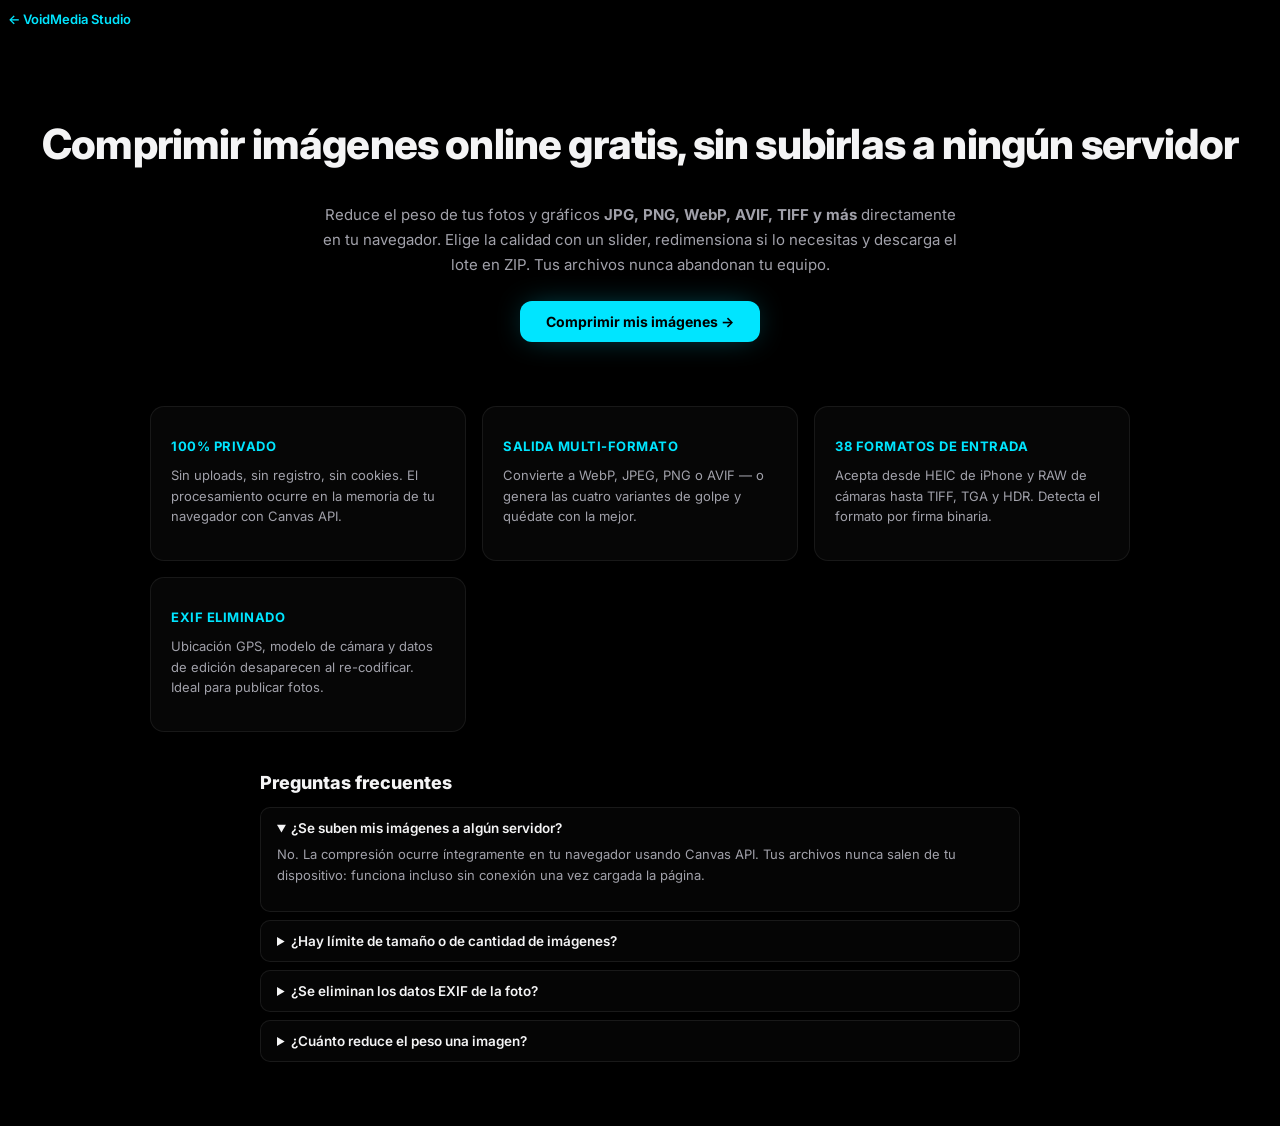
<file: comprimir-imagenes.html>
<!DOCTYPE html>
<html lang="es">
<head>
  <meta charset="UTF-8" />
  <meta name="viewport" content="width=device-width, initial-scale=1.0" />
  <meta name="color-scheme" content="dark" />
  <meta name="theme-color" content="#000000" />
  <title>Comprimir imágenes online gratis — JPG, PNG, WebP sin subir archivos · VoidMedia Studio</title>
  <meta name="description" content="Comprime y reduce el peso de tus imágenes JPG, PNG, WebP y AVIF directamente en tu navegador. Sin subir archivos a ningún servidor, sin límite de tamaño y con eliminación de EXIF incluida." />
  <link rel="canonical" href="https://TU-USUARIO.github.io/TU-REPO/comprimir-imagenes.html" />
  <meta name="robots" content="index, follow" />
  <meta property="og:type" content="website" />
  <meta property="og:title" content="Comprimir imágenes online gratis sin subir archivos" />
  <meta property="og:description" content="Reduce el peso de JPG, PNG, WebP y AVIF 100% en tu navegador. Privado, ilimitado y gratis." />
  <link rel="icon" href="icon.svg" type="image/svg+xml" />
  <link rel="stylesheet" href="css/styles.css" />
  <link href="https://fonts.googleapis.com/css2?family=Inter:wght@400;600;700;800&display=swap" rel="stylesheet" />
  <script type="application/ld+json">
  {
    "@context": "https://schema.org",
    "@type": "FAQPage",
    "mainEntity": [
      {
        "@type": "Question",
        "name": "¿Se suben mis imágenes a algún servidor?",
        "acceptedAnswer": { "@type": "Answer", "text": "No. La compresión ocurre íntegramente en tu navegador usando Canvas API. Tus archivos nunca salen de tu dispositivo: funciona incluso sin conexión una vez cargada la página." }
      },
      {
        "@type": "Question",
        "name": "¿Hay límite de tamaño o de cantidad de imágenes?",
        "acceptedAnswer": { "@type": "Answer", "text": "No imponemos límites: el único techo es la memoria de tu propio equipo. Puedes procesar lotes masivos y descargarlos juntos en un ZIP." }
      },
      {
        "@type": "Question",
        "name": "¿Se eliminan los datos EXIF de la foto?",
        "acceptedAnswer": { "@type": "Answer", "text": "Sí. Al re-codificar la imagen se eliminan automáticamente los metadatos EXIF, incluida la ubicación GPS y el modelo de cámara." }
      },
      {
        "@type": "Question",
        "name": "¿Cuánto reduce el peso una imagen?",
        "acceptedAnswer": { "@type": "Answer", "text": "Depende del formato de origen y la calidad elegida. De JPG a WebP con calidad 82 es habitual ahorrar entre un 50% y un 90% manteniendo la calidad visual." }
      }
    ]
  }
  </script>
</head>
<body class="bg-black">
  <a href="index.html" class="landing-back">← VoidMedia Studio</a>

  <section class="landing-hero">
    <h1>Comprimir imágenes online gratis, sin subirlas a ningún servidor</h1>
    <p>
      Reduce el peso de tus fotos y gráficos <strong>JPG, PNG, WebP, AVIF, TIFF y más</strong> directamente
      en tu navegador. Elige la calidad con un slider, redimensiona si lo necesitas y descarga el lote
      en ZIP. Tus archivos nunca abandonan tu equipo.
    </p>
    <a class="landing-cta" href="index.html#images">Comprimir mis imágenes →</a>
  </section>

  <section class="landing-features">
    <div class="landing-card">
      <h2>100% privado</h2>
      <p>Sin uploads, sin registro, sin cookies. El procesamiento ocurre en la memoria de tu navegador con Canvas API.</p>
    </div>
    <div class="landing-card">
      <h2>Salida multi-formato</h2>
      <p>Convierte a WebP, JPEG, PNG o AVIF — o genera las cuatro variantes de golpe y quédate con la mejor.</p>
    </div>
    <div class="landing-card">
      <h2>38 formatos de entrada</h2>
      <p>Acepta desde HEIC de iPhone y RAW de cámaras hasta TIFF, TGA y HDR. Detecta el formato por firma binaria.</p>
    </div>
    <div class="landing-card">
      <h2>EXIF eliminado</h2>
      <p>Ubicación GPS, modelo de cámara y datos de edición desaparecen al re-codificar. Ideal para publicar fotos.</p>
    </div>
  </section>

  <section class="landing-faq">
    <h2>Preguntas frecuentes</h2>
    <details open>
      <summary>¿Se suben mis imágenes a algún servidor?</summary>
      <p>No. La compresión ocurre íntegramente en tu navegador usando Canvas API. Tus archivos nunca salen de tu dispositivo: funciona incluso sin conexión una vez cargada la página.</p>
    </details>
    <details>
      <summary>¿Hay límite de tamaño o de cantidad de imágenes?</summary>
      <p>No imponemos límites: el único techo es la memoria de tu propio equipo. Puedes procesar lotes masivos y descargarlos juntos en un ZIP.</p>
    </details>
    <details>
      <summary>¿Se eliminan los datos EXIF de la foto?</summary>
      <p>Sí. Al re-codificar la imagen se eliminan automáticamente los metadatos EXIF, incluida la ubicación GPS y el modelo de cámara.</p>
    </details>
    <details>
      <summary>¿Cuánto reduce el peso una imagen?</summary>
      <p>Depende del formato de origen y la calidad elegida. De JPG a WebP con calidad 82 es habitual ahorrar entre un 50% y un 90% manteniendo la calidad visual.</p>
    </details>
  </section>
</body>
</html>
</file>
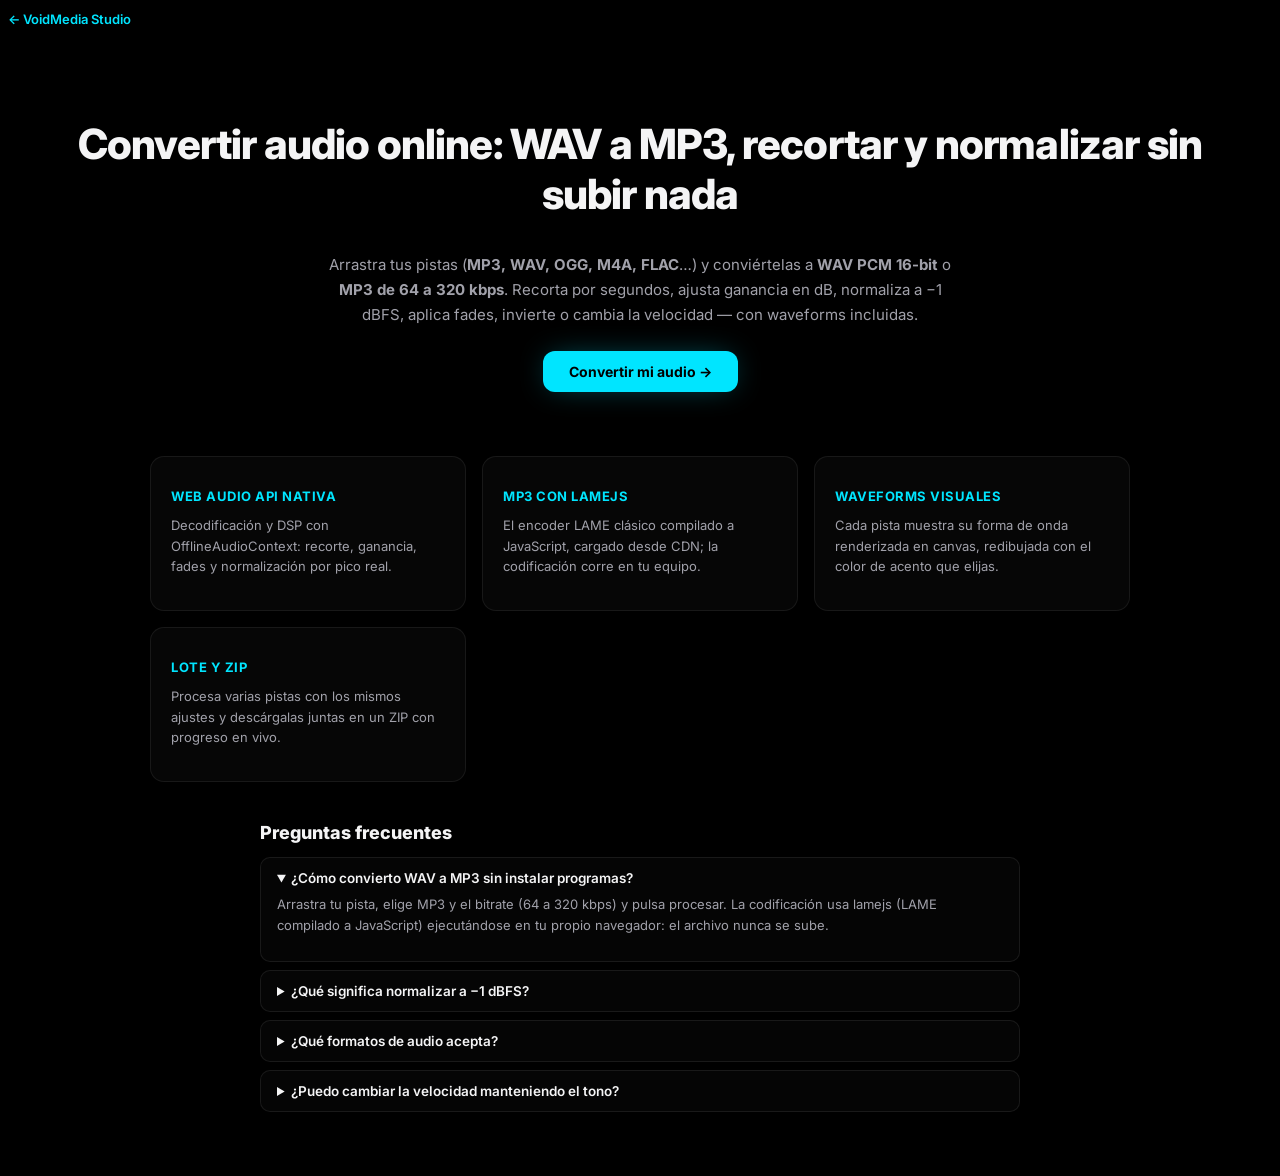
<file: convertir-audio.html>
<!DOCTYPE html>
<html lang="es">
<head>
  <meta charset="UTF-8" />
  <meta name="viewport" content="width=device-width, initial-scale=1.0" />
  <meta name="color-scheme" content="dark" />
  <meta name="theme-color" content="#000000" />
  <title>Convertir audio online gratis — WAV a MP3, recortar y normalizar sin subir · VoidMedia Studio</title>
  <meta name="description" content="Convierte audio a WAV o MP3, recorta, cambia la ganancia, normaliza a −1 dBFS, invierte o acelera pistas directamente en tu navegador con Web Audio API. Sin subir archivos, gratis y sin límites." />
  <link rel="canonical" href="https://TU-USUARIO.github.io/TU-REPO/convertir-audio.html" />
  <meta name="robots" content="index, follow" />
  <meta property="og:type" content="website" />
  <meta property="og:title" content="Convertir y editar audio online sin subir archivos" />
  <meta property="og:description" content="WAV a MP3, recorte, normalización, fades y velocidad. Todo en tu navegador." />
  <link rel="icon" href="icon.svg" type="image/svg+xml" />
  <link rel="stylesheet" href="css/styles.css" />
  <link href="https://fonts.googleapis.com/css2?family=Inter:wght@400;600;700;800&display=swap" rel="stylesheet" />
  <script type="application/ld+json">
  {
    "@context": "https://schema.org",
    "@type": "FAQPage",
    "mainEntity": [
      {
        "@type": "Question",
        "name": "¿Cómo convierto WAV a MP3 sin instalar programas?",
        "acceptedAnswer": { "@type": "Answer", "text": "Arrastra tu pista, elige MP3 y el bitrate (64 a 320 kbps) y pulsa procesar. La codificación usa lamejs (LAME compilado a JavaScript) ejecutándose en tu propio navegador: el archivo nunca se sube." }
      },
      {
        "@type": "Question",
        "name": "¿Qué significa normalizar a −1 dBFS?",
        "acceptedAnswer": { "@type": "Answer", "text": "La herramienta mide el pico real de volumen de tu pista y ajusta la ganancia para que alcance −1 dBFS, el máximo seguro antes de la distorsión digital. Es la forma correcta de igualar volúmenes entre pistas." }
      },
      {
        "@type": "Question",
        "name": "¿Qué formatos de audio acepta?",
        "acceptedAnswer": { "@type": "Answer", "text": "Todo lo que tu navegador sepa decodificar con Web Audio API: MP3, WAV, OGG, M4A/AAC, FLAC y más. La salida es WAV PCM 16-bit o MP3." }
      },
      {
        "@type": "Question",
        "name": "¿Puedo cambiar la velocidad sin alterar el tono de otra forma?",
        "acceptedAnswer": { "@type": "Answer", "text": "El control de velocidad (0.25× a 2×) funciona como una cinta: acelera o ralentiza duración y tono a la vez, útil para efectos y transcripciones rápidas." }
      }
    ]
  }
  </script>
</head>
<body class="bg-black">
  <a href="index.html" class="landing-back">← VoidMedia Studio</a>

  <section class="landing-hero">
    <h1>Convertir audio online: WAV a MP3, recortar y normalizar sin subir nada</h1>
    <p>
      Arrastra tus pistas (<strong>MP3, WAV, OGG, M4A, FLAC</strong>…) y conviértelas a <strong>WAV PCM
      16-bit</strong> o <strong>MP3 de 64 a 320 kbps</strong>. Recorta por segundos, ajusta ganancia en dB,
      normaliza a −1 dBFS, aplica fades, invierte o cambia la velocidad — con waveforms incluidas.
    </p>
    <a class="landing-cta" href="index.html#audio">Convertir mi audio →</a>
  </section>

  <section class="landing-features">
    <div class="landing-card">
      <h2>Web Audio API nativa</h2>
      <p>Decodificación y DSP con OfflineAudioContext: recorte, ganancia, fades y normalización por pico real.</p>
    </div>
    <div class="landing-card">
      <h2>MP3 con lamejs</h2>
      <p>El encoder LAME clásico compilado a JavaScript, cargado desde CDN; la codificación corre en tu equipo.</p>
    </div>
    <div class="landing-card">
      <h2>Waveforms visuales</h2>
      <p>Cada pista muestra su forma de onda renderizada en canvas, redibujada con el color de acento que elijas.</p>
    </div>
    <div class="landing-card">
      <h2>Lote y ZIP</h2>
      <p>Procesa varias pistas con los mismos ajustes y descárgalas juntas en un ZIP con progreso en vivo.</p>
    </div>
  </section>

  <section class="landing-faq">
    <h2>Preguntas frecuentes</h2>
    <details open>
      <summary>¿Cómo convierto WAV a MP3 sin instalar programas?</summary>
      <p>Arrastra tu pista, elige MP3 y el bitrate (64 a 320 kbps) y pulsa procesar. La codificación usa lamejs (LAME compilado a JavaScript) ejecutándose en tu propio navegador: el archivo nunca se sube.</p>
    </details>
    <details>
      <summary>¿Qué significa normalizar a −1 dBFS?</summary>
      <p>La herramienta mide el pico real de volumen de tu pista y ajusta la ganancia para que alcance −1 dBFS, el máximo seguro antes de la distorsión digital. Es la forma correcta de igualar volúmenes entre pistas.</p>
    </details>
    <details>
      <summary>¿Qué formatos de audio acepta?</summary>
      <p>Todo lo que tu navegador sepa decodificar con Web Audio API: MP3, WAV, OGG, M4A/AAC, FLAC y más. La salida es WAV PCM 16-bit o MP3.</p>
    </details>
    <details>
      <summary>¿Puedo cambiar la velocidad manteniendo el tono?</summary>
      <p>El control de velocidad (0.25× a 2×) funciona como una cinta: acelera o ralentiza duración y tono a la vez, útil para efectos y transcripciones rápidas.</p>
    </details>
  </section>
</body>
</html>
</file>
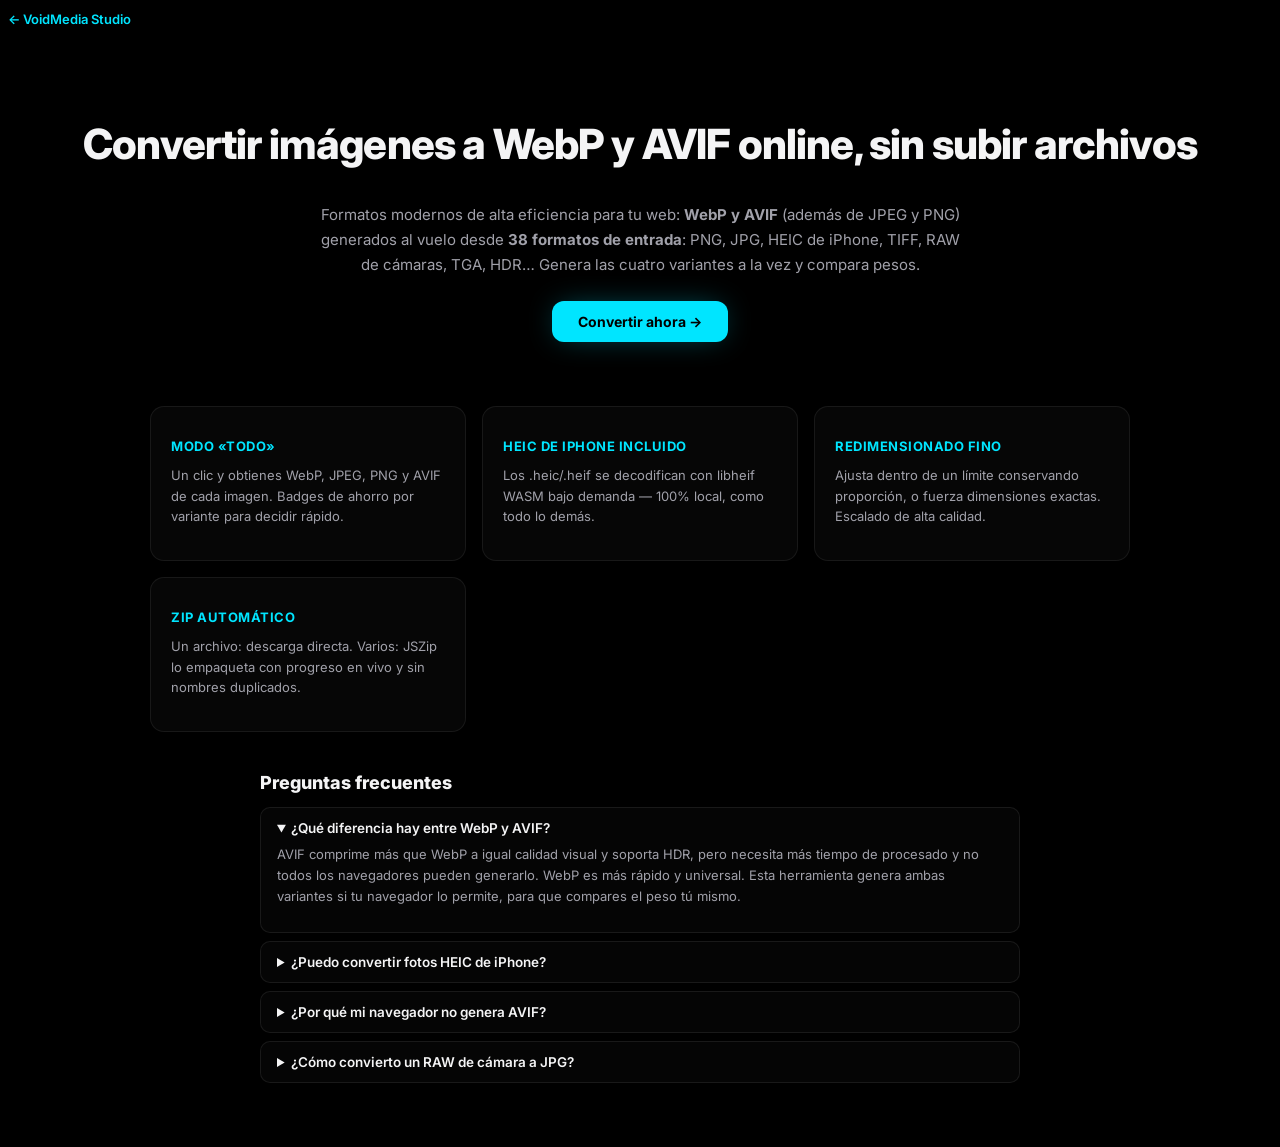
<file: convertir-webp-avif.html>
<!DOCTYPE html>
<html lang="es">
<head>
  <meta charset="UTF-8" />
  <meta name="viewport" content="width=device-width, initial-scale=1.0" />
  <meta name="color-scheme" content="dark" />
  <meta name="theme-color" content="#000000" />
  <title>Convertir imágenes a WebP y AVIF online gratis — PNG, JPG, HEIC, TIFF · VoidMedia Studio</title>
  <meta name="description" content="Convierte tus imágenes a WebP o AVIF (y a JPEG o PNG) directamente en el navegador. Acepta 38 formatos de entrada incluidos HEIC de iPhone, TIFF y RAW. Sin subir archivos, gratis y sin registro." />
  <link rel="canonical" href="https://TU-USUARIO.github.io/TU-REPO/convertir-webp-avif.html" />
  <meta name="robots" content="index, follow" />
  <meta property="og:type" content="website" />
  <meta property="og:title" content="Convertir imágenes a WebP y AVIF sin subir archivos" />
  <meta property="og:description" content="WebP, AVIF, JPEG y PNG desde 38 formatos de entrada. 100% en tu navegador." />
  <link rel="icon" href="icon.svg" type="image/svg+xml" />
  <link rel="stylesheet" href="css/styles.css" />
  <link href="https://fonts.googleapis.com/css2?family=Inter:wght@400;600;700;800&display=swap" rel="stylesheet" />
  <script type="application/ld+json">
  {
    "@context": "https://schema.org",
    "@type": "FAQPage",
    "mainEntity": [
      {
        "@type": "Question",
        "name": "¿Qué diferencia hay entre WebP y AVIF?",
        "acceptedAnswer": { "@type": "Answer", "text": "AVIF comprime más que WebP a igual calidad visual y soporta HDR, pero necesita más tiempo de procesado y no todos los navegadores pueden generarlo. WebP es más rápido y universal. Esta herramienta genera ambas variantes si tu navegador lo permite, para que compares el peso tú mismo." }
      },
      {
        "@type": "Question",
        "name": "¿Puedo convertir fotos HEIC de iPhone?",
        "acceptedAnswer": { "@type": "Answer", "text": "Sí. Los archivos .heic y .heif se decodifican con libheif (WASM) cargado bajo demanda desde CDN; la foto nunca sale de tu dispositivo y puedes exportarla a WebP, JPEG o PNG." }
      },
      {
        "@type": "Question",
        "name": "¿Por qué mi navegador no genera AVIF?",
        "acceptedAnswer": { "@type": "Answer", "text": "La codificación AVIF depende del códec del navegador: hoy lo soportan Chromium (Chrome, Edge, Opera) y no Safari o Firefox. La aplicación detecta el soporte y omite la variante AVIF con un aviso en lugar de fallar." }
      },
      {
        "@type": "Question",
        "name": "¿Cómo convierto un RAW de cámara a JPG?",
        "acceptedAnswer": { "@type": "Answer", "text": "Arrastra el archivo CR2, CR3, NEF, ARW, DNG y similares: la herramienta extrae la previsualización JPEG incrustada en el RAW y la convierte al formato que elijas, todo en local." }
      }
    ]
  }
  </script>
</head>
<body class="bg-black">
  <a href="index.html" class="landing-back">← VoidMedia Studio</a>

  <section class="landing-hero">
    <h1>Convertir imágenes a WebP y AVIF online, sin subir archivos</h1>
    <p>
      Formatos modernos de alta eficiencia para tu web: <strong>WebP y AVIF</strong> (además de JPEG y PNG)
      generados al vuelo desde <strong>38 formatos de entrada</strong>: PNG, JPG, HEIC de iPhone, TIFF,
      RAW de cámaras, TGA, HDR… Genera las cuatro variantes a la vez y compara pesos.
    </p>
    <a class="landing-cta" href="index.html#images">Convertir ahora →</a>
  </section>

  <section class="landing-features">
    <div class="landing-card">
      <h2>Modo «Todo»</h2>
      <p>Un clic y obtienes WebP, JPEG, PNG y AVIF de cada imagen. Badges de ahorro por variante para decidir rápido.</p>
    </div>
    <div class="landing-card">
      <h2>HEIC de iPhone incluido</h2>
      <p>Los .heic/.heif se decodifican con libheif WASM bajo demanda — 100% local, como todo lo demás.</p>
    </div>
    <div class="landing-card">
      <h2>Redimensionado fino</h2>
      <p>Ajusta dentro de un límite conservando proporción, o fuerza dimensiones exactas. Escalado de alta calidad.</p>
    </div>
    <div class="landing-card">
      <h2>ZIP automático</h2>
      <p>Un archivo: descarga directa. Varios: JSZip lo empaqueta con progreso en vivo y sin nombres duplicados.</p>
    </div>
  </section>

  <section class="landing-faq">
    <h2>Preguntas frecuentes</h2>
    <details open>
      <summary>¿Qué diferencia hay entre WebP y AVIF?</summary>
      <p>AVIF comprime más que WebP a igual calidad visual y soporta HDR, pero necesita más tiempo de procesado y no todos los navegadores pueden generarlo. WebP es más rápido y universal. Esta herramienta genera ambas variantes si tu navegador lo permite, para que compares el peso tú mismo.</p>
    </details>
    <details>
      <summary>¿Puedo convertir fotos HEIC de iPhone?</summary>
      <p>Sí. Los archivos .heic y .heif se decodifican con libheif (WASM) cargado bajo demanda desde CDN; la foto nunca sale de tu dispositivo y puedes exportarla a WebP, JPEG o PNG.</p>
    </details>
    <details>
      <summary>¿Por qué mi navegador no genera AVIF?</summary>
      <p>La codificación AVIF depende del códec del navegador: hoy lo soportan Chromium (Chrome, Edge, Opera) y no Safari o Firefox. La aplicación detecta el soporte y omite la variante AVIF con un aviso en lugar de fallar.</p>
    </details>
    <details>
      <summary>¿Cómo convierto un RAW de cámara a JPG?</summary>
      <p>Arrastra el archivo CR2, CR3, NEF, ARW, DNG y similares: la herramienta extrae la previsualización JPEG incrustada en el RAW y la convierte al formato que elijas, todo en local.</p>
    </details>
  </section>
</body>
</html>
</file>
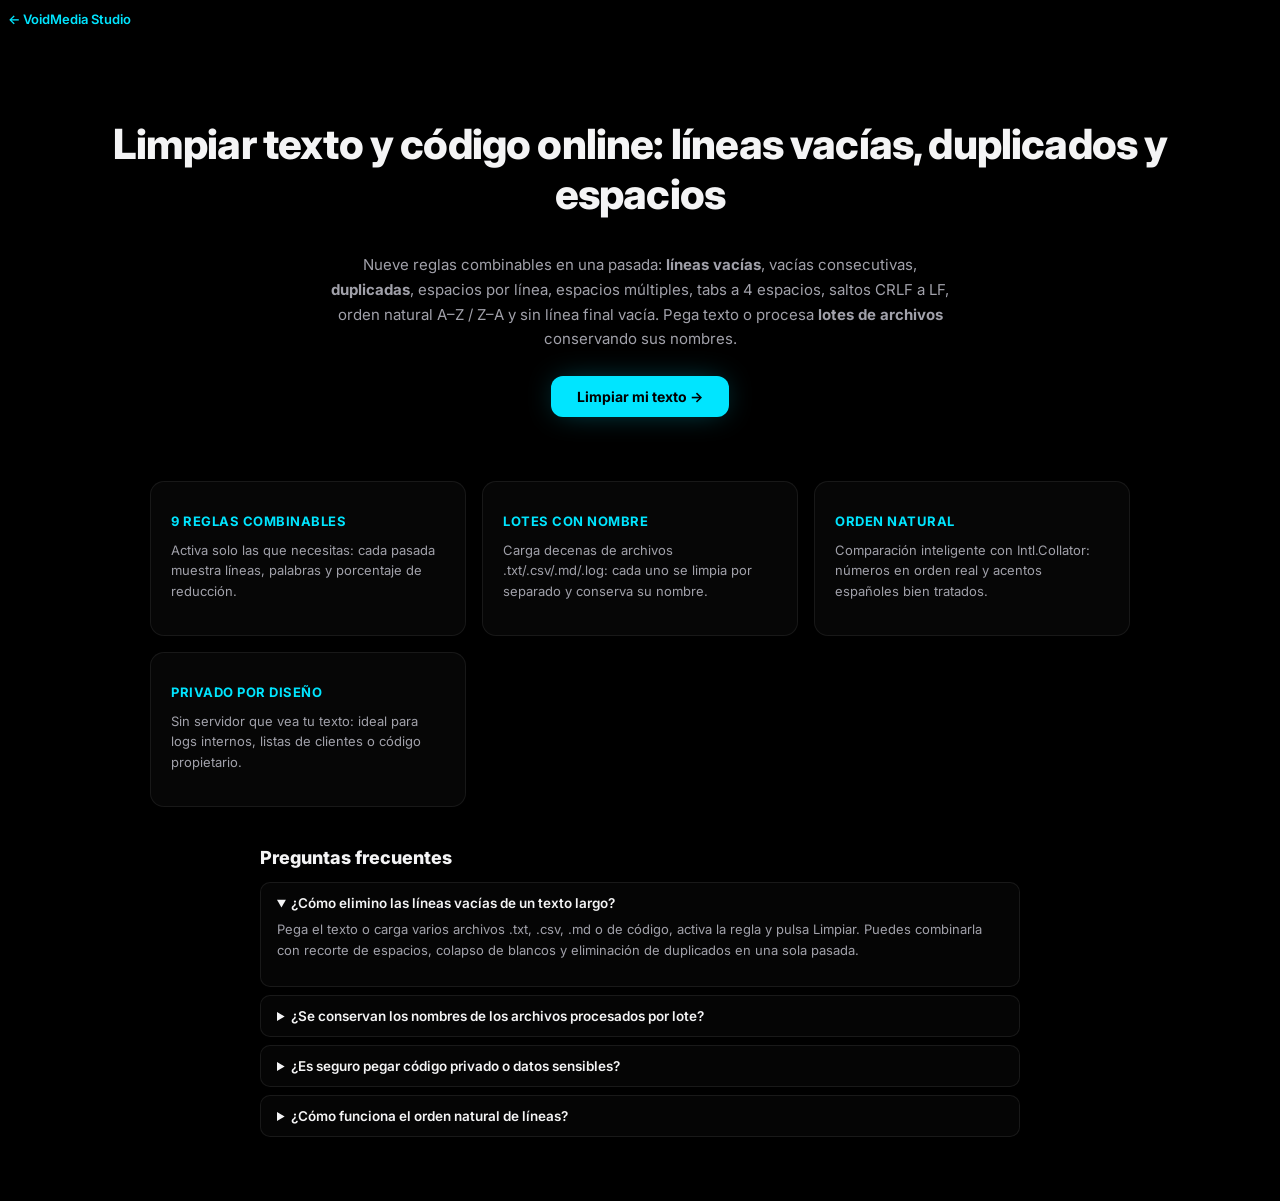
<file: limpiar-texto.html>
<!DOCTYPE html>
<html lang="es">
<head>
  <meta charset="UTF-8" />
  <meta name="viewport" content="width=device-width, initial-scale=1.0" />
  <meta name="color-scheme" content="dark" />
  <meta name="theme-color" content="#000000" />
  <title>Limpiar texto y código online — quitar líneas vacías, duplicados y espacios · VoidMedia Studio</title>
  <meta name="description" content="Limpia texto y código por lotes online: elimina líneas vacías y duplicadas, recorta espacios, colapsa blancos, convierte tabs a espacios, normaliza saltos de línea y ordena alfabéticamente. 100% en tu navegador." />
  <link rel="canonical" href="https://TU-USUARIO.github.io/TU-REPO/limpiar-texto.html" />
  <meta name="robots" content="index, follow" />
  <meta property="og:type" content="website" />
  <meta property="og:title" content="Limpiar texto y código online sin subir nada" />
  <meta property="og:description" content="Líneas vacías, duplicados, espacios, tabs y saltos de línea — por lotes y en privado." />
  <link rel="icon" href="icon.svg" type="image/svg+xml" />
  <link rel="stylesheet" href="css/styles.css" />
  <link href="https://fonts.googleapis.com/css2?family=Inter:wght@400;600;700;800&display=swap" rel="stylesheet" />
  <script type="application/ld+json">
  {
    "@context": "https://schema.org",
    "@type": "FAQPage",
    "mainEntity": [
      {
        "@type": "Question",
        "name": "¿Cómo elimino las líneas vacías de un texto largo?",
        "acceptedAnswer": { "@type": "Answer", "text": "Pega el texto o carga varios archivos .txt, .csv, .md o de código, activa la regla y pulsa Limpiar. Puedes combinarla con recorte de espacios, colapso de blancos y eliminación de duplicados en una sola pasada." }
      },
      {
        "@type": "Question",
        "name": "¿Se conservan los nombres de los archivos procesados por lote?",
        "acceptedAnswer": { "@type": "Answer", "text": "Sí. Cada archivo se procesa por separado y el resultado descargable mantiene su nombre original, ya sea descarga directa o ZIP con todos." }
      },
      {
        "@type": "Question",
        "name": "¿Es seguro pegar código privado o datos sensibles?",
        "acceptedAnswer": { "@type": "Answer", "text": "Sí. El texto se procesa íntegramente en la memoria de tu navegador con JavaScript. No hay servidor, ni registro, ni telemetría: nada de lo que pegues sale de tu equipo." }
      },
      {
        "@type": "Question",
        "name": "¿Cómo funciona el orden natural de líneas?",
        "acceptedAnswer": { "@type": "Answer", "text": "Usa Intl.Collator con comparación numérica: ordena 2 antes que 10 y trata las palabras acentuadas correctamente (á, é, í…), a diferencia de un orden alfabético básico." }
      }
    ]
  }
  </script>
</head>
<body class="bg-black">
  <a href="index.html" class="landing-back">← VoidMedia Studio</a>

  <section class="landing-hero">
    <h1>Limpiar texto y código online: líneas vacías, duplicados y espacios</h1>
    <p>
      Nueve reglas combinables en una pasada: <strong>líneas vacías</strong>, vacías consecutivas,
      <strong>duplicadas</strong>, espacios por línea, espacios múltiples, tabs a 4 espacios,
      saltos CRLF a LF, orden natural A–Z / Z–A y sin línea final vacía. Pega texto o procesa
      <strong>lotes de archivos</strong> conservando sus nombres.
    </p>
    <a class="landing-cta" href="index.html#text">Limpiar mi texto →</a>
  </section>

  <section class="landing-features">
    <div class="landing-card">
      <h2>9 reglas combinables</h2>
      <p>Activa solo las que necesitas: cada pasada muestra líneas, palabras y porcentaje de reducción.</p>
    </div>
    <div class="landing-card">
      <h2>Lotes con nombre</h2>
      <p>Carga decenas de archivos .txt/.csv/.md/.log: cada uno se limpia por separado y conserva su nombre.</p>
    </div>
    <div class="landing-card">
      <h2>Orden natural</h2>
      <p>Comparación inteligente con Intl.Collator: números en orden real y acentos españoles bien tratados.</p>
    </div>
    <div class="landing-card">
      <h2>Privado por diseño</h2>
      <p>Sin servidor que vea tu texto: ideal para logs internos, listas de clientes o código propietario.</p>
    </div>
  </section>

  <section class="landing-faq">
    <h2>Preguntas frecuentes</h2>
    <details open>
      <summary>¿Cómo elimino las líneas vacías de un texto largo?</summary>
      <p>Pega el texto o carga varios archivos .txt, .csv, .md o de código, activa la regla y pulsa Limpiar. Puedes combinarla con recorte de espacios, colapso de blancos y eliminación de duplicados en una sola pasada.</p>
    </details>
    <details>
      <summary>¿Se conservan los nombres de los archivos procesados por lote?</summary>
      <p>Sí. Cada archivo se procesa por separado y el resultado descargable mantiene su nombre original, ya sea descarga directa o ZIP con todos.</p>
    </details>
    <details>
      <summary>¿Es seguro pegar código privado o datos sensibles?</summary>
      <p>Sí. El texto se procesa íntegramente en la memoria de tu navegador con JavaScript. No hay servidor, ni registro, ni telemetría: nada de lo que pegues sale de tu equipo.</p>
    </details>
    <details>
      <summary>¿Cómo funciona el orden natural de líneas?</summary>
      <p>Usa Intl.Collator con comparación numérica: ordena 2 antes que 10 y trata las palabras acentuadas correctamente, a diferencia de un orden alfabético básico.</p>
    </details>
  </section>
</body>
</html>
</file>
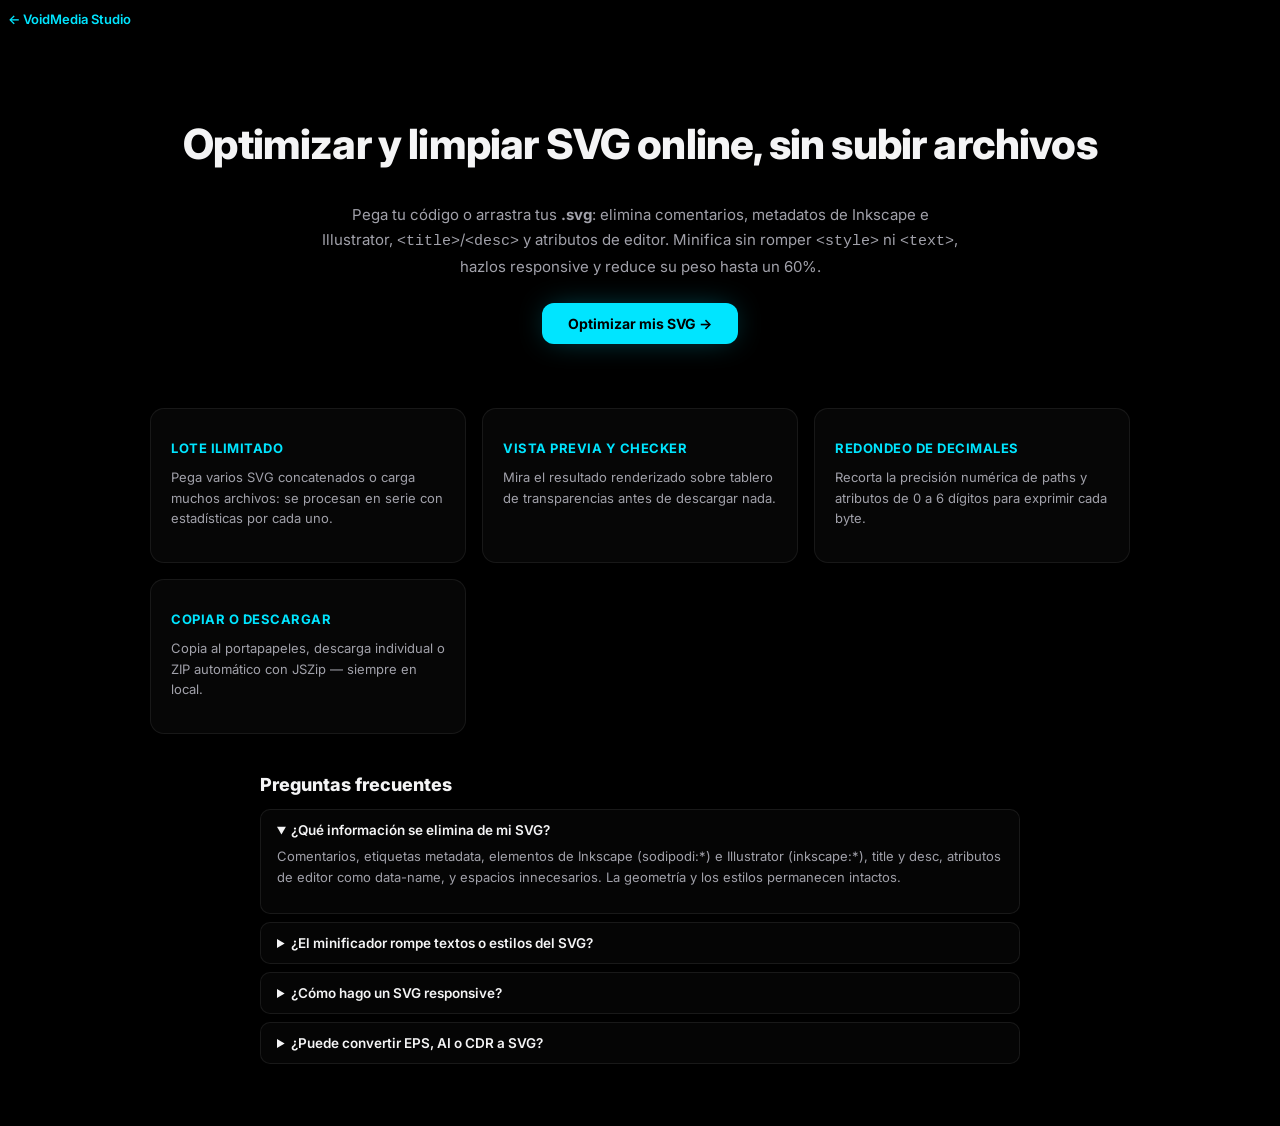
<file: optimizar-svg.html>
<!DOCTYPE html>
<html lang="es">
<head>
  <meta charset="UTF-8" />
  <meta name="viewport" content="width=device-width, initial-scale=1.0" />
  <meta name="color-scheme" content="dark" />
  <meta name="theme-color" content="#000000" />
  <title>Optimizar y limpiar SVG online gratis — minificar sin SVGO · VoidMedia Studio</title>
  <meta name="description" content="Limpia y minifica código SVG online: elimina comentarios, metadatos de Inkscape e Illustrator, title/desc y atributos de editor. Hazlo responsive y redondea decimales. 100% en tu navegador, sin subir nada." />
  <link rel="canonical" href="https://TU-USUARIO.github.io/TU-REPO/optimizar-svg.html" />
  <meta name="robots" content="index, follow" />
  <meta property="og:type" content="website" />
  <meta property="og:title" content="Optimizar y limpiar SVG online sin subir archivos" />
  <meta property="og:description" content="Minifica SVG, elimina metadatos de editores y hazlos responsive. Privado y gratis." />
  <link rel="icon" href="icon.svg" type="image/svg+xml" />
  <link rel="stylesheet" href="css/styles.css" />
  <link href="https://fonts.googleapis.com/css2?family=Inter:wght@400;600;700;800&display=swap" rel="stylesheet" />
  <script type="application/ld+json">
  {
    "@context": "https://schema.org",
    "@type": "FAQPage",
    "mainEntity": [
      {
        "@type": "Question",
        "name": "¿Qué información se elimina de mi SVG?",
        "acceptedAnswer": { "@type": "Answer", "text": "Comentarios, etiquetas metadata, elementos de Inkscape (sodipodi:*) e Illustrator/Adobe (inkscape:*), title y desc, atributos de editor como data-name, y espacios innecesarios. La geometría y los estilos permanecen intactos." }
      },
      {
        "@type": "Question",
        "name": "¿El minificador rompe textos o estilos del SVG?",
        "acceptedAnswer": { "@type": "Answer", "text": "No. El minificador es consciente del contenido: protege los bloques <style> y <text> donde los espacios son significativos y solo colapsa el whitespace fuera de ellos." }
      },
      {
        "@type": "Question",
        "name": "¿Cómo hago un SVG responsive?",
        "acceptedAnswer": { "@type": "Answer", "text": "Activa la opción correspondiente: se eliminan los atributos width y height fijos y se conserva el viewBox, de modo que el gráfico escale al contenedor que lo albergue." }
      },
      {
        "@type": "Question",
        "name": "¿Puede convertir EPS, AI o CDR a SVG?",
        "acceptedAnswer": { "@type": "Answer", "text": "No existe decodificación fiable de vectores cerrados en el navegador. Exporta desde Illustrator, CorelDRAW o Inkscape a SVG o PNG y procesa aquí el resultado." }
      }
    ]
  }
  </script>
</head>
<body class="bg-black">
  <a href="index.html" class="landing-back">← VoidMedia Studio</a>

  <section class="landing-hero">
    <h1>Optimizar y limpiar SVG online, sin subir archivos</h1>
    <p>
      Pega tu código o arrastra tus <strong>.svg</strong>: elimina comentarios, metadatos de Inkscape e
      Illustrator, <code>&lt;title&gt;</code>/<code>&lt;desc&gt;</code> y atributos de editor. Minifica sin romper
      <code>&lt;style&gt;</code> ni <code>&lt;text&gt;</code>, hazlos responsive y reduce su peso hasta un 60%.
    </p>
    <a class="landing-cta" href="index.html#svg">Optimizar mis SVG →</a>
  </section>

  <section class="landing-features">
    <div class="landing-card">
      <h2>Lote ilimitado</h2>
      <p>Pega varios SVG concatenados o carga muchos archivos: se procesan en serie con estadísticas por cada uno.</p>
    </div>
    <div class="landing-card">
      <h2>Vista previa y checker</h2>
      <p>Mira el resultado renderizado sobre tablero de transparencias antes de descargar nada.</p>
    </div>
    <div class="landing-card">
      <h2>Redondeo de decimales</h2>
      <p>Recorta la precisión numérica de paths y atributos de 0 a 6 dígitos para exprimir cada byte.</p>
    </div>
    <div class="landing-card">
      <h2>Copiar o descargar</h2>
      <p>Copia al portapapeles, descarga individual o ZIP automático con JSZip — siempre en local.</p>
    </div>
  </section>

  <section class="landing-faq">
    <h2>Preguntas frecuentes</h2>
    <details open>
      <summary>¿Qué información se elimina de mi SVG?</summary>
      <p>Comentarios, etiquetas metadata, elementos de Inkscape (sodipodi:*) e Illustrator (inkscape:*), title y desc, atributos de editor como data-name, y espacios innecesarios. La geometría y los estilos permanecen intactos.</p>
    </details>
    <details>
      <summary>¿El minificador rompe textos o estilos del SVG?</summary>
      <p>No. El minificador es consciente del contenido: protege los bloques de estilo y texto donde los espacios son significativos y solo colapsa el whitespace fuera de ellos.</p>
    </details>
    <details>
      <summary>¿Cómo hago un SVG responsive?</summary>
      <p>Activa la opción correspondiente: se eliminan los atributos de ancho y alto fijos y se conserva el viewBox, de modo que el gráfico escale al contenedor que lo albergue.</p>
    </details>
    <details>
      <summary>¿Puede convertir EPS, AI o CDR a SVG?</summary>
      <p>No existe decodificación fiable de vectores cerrados en el navegador. Exporta desde Illustrator, CorelDRAW o Inkscape a SVG o PNG y procesa aquí el resultado.</p>
    </details>
  </section>
</body>
</html>
</file>
<file: css/styles.css>
/* ============================================================================
   VoidMedia Studio — css/styles.css
   Tema OLED puro (#000000) + glassmorphism + acentos neón dinámicos.
   Cargado junto a Tailwind v4 (CDN). Las utilidades de Tailwind se aplican
   en el HTML; aquí viven variables, componentes y detalles finos.
   ========================================================================== */

/* ----------------------------------------------------------------------------
   1. Variables y tokens de diseño
   -------------------------------------------------------------------------- */
:root {
  /* Superficies OLED */
  --bg-pure: #000000;
  --glass-bg: rgba(255, 255, 255, 0.035);
  --glass-bg-strong: rgba(255, 255, 255, 0.06);
  --glass-border: rgba(255, 255, 255, 0.08);
  --glass-highlight: rgba(255, 255, 255, 0.09);

  /* Texto */
  --text-hi: #f4f4f5;
  --text-mid: #a1a1aa;
  --text-low: #71717a;
  --text-dim: #52525b;

  /* Acento activo (dinámico — se sobreescribe con JS) */
  --accent: #00e5ff;
  --accent-soft: rgba(0, 229, 255, 0.14);
  --accent-glow: rgba(0, 229, 255, 0.45);
  --accent-rgb: 0 229 255;

  /* Paleta neón para acentos alternativos */
  --neon-cyan: #00e5ff;
  --neon-purple: #a855f7;
  --neon-emerald: #10b981;
  --neon-amber: #fbbf24;

  /* Geometría */
  --radius-lg: 14px;
  --radius-md: 10px;

  /* Movimiento */
  --ease-out: cubic-bezier(0.22, 1, 0.36, 1);
  --dur-fast: 160ms;
  --dur-med: 300ms;
}

/* Temas de acento — aplicados por app.js como data-attribute en <html> */
html[data-accent='cyan']    { --accent: var(--neon-cyan);    --accent-rgb: 0 229 255; }
html[data-accent='purple']  { --accent: var(--neon-purple);  --accent-rgb: 168 85 247; }
html[data-accent='emerald'] { --accent: var(--neon-emerald); --accent-rgb: 16 185 129; }
html[data-accent='amber']   { --accent: var(--neon-amber);   --accent-rgb: 251 191 36; }

/* Opacidades derivadas del acento actual */
html[data-accent='cyan']    { --accent-soft: rgba(0, 229, 255, 0.14);  --accent-glow: rgba(0, 229, 255, 0.45); }
html[data-accent='purple']  { --accent-soft: rgba(168, 85, 247, 0.16); --accent-glow: rgba(168, 85, 247, 0.45); }
html[data-accent='emerald'] { --accent-soft: rgba(16, 185, 129, 0.15); --accent-glow: rgba(16, 185, 129, 0.45); }
html[data-accent='amber']   { --accent-soft: rgba(251, 191, 36, 0.15); --accent-glow: rgba(251, 191, 36, 0.45); }

/* ----------------------------------------------------------------------------
   2. Base
   -------------------------------------------------------------------------- */
html {
  color-scheme: dark;
  scrollbar-color: rgba(255, 255, 255, 0.14) transparent;
}

body {
  background: var(--bg-pure);
  color: var(--text-mid);
  font-family: 'Inter', ui-sans-serif, system-ui, -apple-system, 'Segoe UI', sans-serif;
  text-rendering: optimizeLegibility;
}

::selection {
  background: var(--accent-soft);
  color: var(--text-hi);
}

.font-mono,
code,
pre,
kbd {
  font-family: 'JetBrains Mono', ui-monospace, SFMono-Regular, Menlo, monospace;
}

/* ----------------------------------------------------------------------------
   3. Fondo ambiental: auroras neón, rejilla y grano
   -------------------------------------------------------------------------- */
.bg-fx {
  position: fixed;
  inset: 0;
  z-index: 0;
  overflow: hidden;
  pointer-events: none;
}

.aurora {
  position: absolute;
  border-radius: 9999px;
  filter: blur(110px);
  opacity: 0.5;
  will-change: transform;
}

.aurora-a {
  width: 44vw; height: 44vw;
  top: -16vw; left: -10vw;
  background: radial-gradient(closest-side, var(--accent-glow), transparent 72%);
  opacity: 0.30;
  animation: drift-a 26s var(--ease-out) infinite alternate;
}

.aurora-b {
  width: 38vw; height: 38vw;
  bottom: -14vw; right: -8vw;
  background: radial-gradient(closest-side, var(--accent-glow), transparent 70%);
  opacity: 0.22;
  animation: drift-b 32s var(--ease-out) infinite alternate;
}

.aurora-c {
  width: 30vw; height: 30vw;
  top: 38%; left: 58%;
  background: radial-gradient(closest-side, rgba(168, 85, 247, 0.5), transparent 70%);
  opacity: 0.14;
  animation: drift-c 38s var(--ease-out) infinite alternate;
}

html[data-accent='purple'] .aurora-c { background: radial-gradient(closest-side, rgba(0, 229, 255, 0.5), transparent 70%); }

@keyframes drift-a { to { transform: translate(9vw, 7vh) scale(1.14); } }
@keyframes drift-b { to { transform: translate(-8vw, -6vh) scale(1.10); } }
@keyframes drift-c { to { transform: translate(-6vw, 8vh) scale(0.92); } }

.grid-overlay {
  position: absolute;
  inset: 0;
  background-image:
    linear-gradient(rgba(255, 255, 255, 0.025) 1px, transparent 1px),
    linear-gradient(90deg, rgba(255, 255, 255, 0.025) 1px, transparent 1px);
  background-size: 44px 44px;
  mask-image: radial-gradient(ellipse 90% 65% at 50% 0%, #000 30%, transparent 78%);
  -webkit-mask-image: radial-gradient(ellipse 90% 65% at 50% 0%, #000 30%, transparent 78%);
}

.noise-overlay {
  position: absolute;
  inset: 0;
  opacity: 0.032;
  background-image: url("data:image/svg+xml,%3Csvg xmlns='http://www.w3.org/2000/svg' width='160' height='160'%3E%3Cfilter id='n'%3E%3CfeTurbulence type='fractalNoise' baseFrequency='0.85' numOctaves='2' stitchTiles='stitch'/%3E%3C/filter%3E%3Crect width='160' height='160' filter='url(%23n)' opacity='0.9'/%3E%3C/svg%3E");
}

@media (prefers-reduced-motion: reduce) {
  .aurora { animation: none; }
}

/* ----------------------------------------------------------------------------
   4. Glassmorphism
   -------------------------------------------------------------------------- */
.glass-panel {
  background: var(--glass-bg);
  -webkit-backdrop-filter: blur(22px) saturate(1.35);
  backdrop-filter: blur(22px) saturate(1.35);
  border: 1px solid var(--glass-border);
  box-shadow:
    0 24px 60px -24px rgba(0, 0, 0, 0.85),
    inset 0 1px 0 var(--glass-highlight);
}

.glass-nav {
  background: rgba(0, 0, 0, 0.55);
  -webkit-backdrop-filter: blur(18px) saturate(1.3);
  backdrop-filter: blur(18px) saturate(1.3);
}

/* Cartón de opciones / secciones internas */
.opt-card {
  background: rgba(255, 255, 255, 0.025);
  border: 1px solid rgba(255, 255, 255, 0.07);
  border-radius: var(--radius-lg);
  padding: 18px;
  transition: border-color var(--dur-fast) var(--ease-out);
}
.opt-card:hover { border-color: rgba(255, 255, 255, 0.12); }

/* ----------------------------------------------------------------------------
   5. Marca y sello de privacidad
   -------------------------------------------------------------------------- */
.logo-orb {
  display: grid;
  place-items: center;
  width: 38px;
  height: 38px;
  border-radius: 12px;
  color: var(--accent);
  background:
    radial-gradient(120% 120% at 30% 20%, var(--accent-soft), transparent 60%),
    rgba(255, 255, 255, 0.03);
  border: 1px solid rgba(var(--accent-rgb), 0.35);
  box-shadow: 0 0 22px -6px var(--accent-glow), inset 0 0 14px -8px var(--accent-glow);
  transition: transform var(--dur-med) var(--ease-out), box-shadow var(--dur-med) var(--ease-out);
}
.group:hover .logo-orb { transform: rotate(-8deg) scale(1.05); }

.text-neon { color: var(--accent); }
.bg-neon { background-color: var(--accent); }
.text-gradient {
  background: linear-gradient(92deg, var(--accent) 10%, #ffffff88 90%);
  -webkit-background-clip: text;
  background-clip: text;
  color: transparent;
}

.pulse-dot {
  width: 6px; height: 6px;
  border-radius: 9999px;
  background: #34d399;
  box-shadow: 0 0 10px 2px rgba(52, 211, 153, 0.6);
  animation: pulse-dot 2.2s ease-in-out infinite;
}
@keyframes pulse-dot { 0%, 100% { opacity: 1; } 50% { opacity: 0.35; } }
.animate-pulse-soft { animation: pulse-dot 2.2s ease-in-out infinite; }

/* Selector de acento */
.accent-dot {
  width: 18px; height: 18px;
  border-radius: 9999px;
  border: 1px solid rgba(255, 255, 255, 0.18);
  outline: none;
  cursor: pointer;
  transition: transform var(--dur-fast) var(--ease-out), box-shadow var(--dur-fast) var(--ease-out);
}
.accent-dot:hover { transform: scale(1.18); }
.accent-dot.is-active {
  transform: scale(1.18);
  border-color: rgba(255, 255, 255, 0.65);
}
.accent-dot.is-cyan    { background: var(--neon-cyan); }
.accent-dot.is-purple  { background: var(--neon-purple); }
.accent-dot.is-emerald { background: var(--neon-emerald); }
.accent-dot.is-amber   { background: var(--neon-amber); }
.accent-dot.is-active.is-cyan    { box-shadow: 0 0 14px 2px rgba(0, 229, 255, 0.55); }
.accent-dot.is-active.is-purple  { box-shadow: 0 0 14px 2px rgba(168, 85, 247, 0.55); }
.accent-dot.is-active.is-emerald { box-shadow: 0 0 14px 2px rgba(16, 185, 129, 0.55); }
.accent-dot.is-active.is-amber   { box-shadow: 0 0 14px 2px rgba(251, 191, 36, 0.55); }

/* ----------------------------------------------------------------------------
   6. Pestañas
   -------------------------------------------------------------------------- */
.tab-btn {
  display: inline-flex;
  align-items: center;
  gap: 8px;
  padding: 9px 14px;
  border-radius: 10px;
  font-size: 13px;
  font-weight: 600;
  color: var(--text-low);
  border: 1px solid transparent;
  background: transparent;
  cursor: pointer;
  transition: color var(--dur-fast) var(--ease-out),
              background var(--dur-fast) var(--ease-out),
              border-color var(--dur-fast) var(--ease-out),
              box-shadow var(--dur-fast) var(--ease-out);
}
.tab-btn:hover { color: var(--text-hi); background: rgba(255, 255, 255, 0.04); }

.tab-btn.is-active {
  color: var(--text-hi);
  background: var(--accent-soft);
  border-color: rgba(var(--accent-rgb), 0.35);
  box-shadow: 0 0 24px -10px var(--accent-glow), inset 0 1px 0 var(--glass-highlight);
}

.tab-ico { width: 16px; height: 16px; flex: none; }
.tab-badge {
  font-family: 'JetBrains Mono', monospace;
  font-size: 9px;
  font-weight: 600;
  letter-spacing: 0.08em;
  color: var(--text-dim);
  border: 1px solid rgba(255, 255, 255, 0.08);
  border-radius: 6px;
  padding: 2px 6px;
}
.tab-btn.is-active .tab-badge { color: var(--accent); border-color: rgba(var(--accent-rgb), 0.3); }

.tab-panel { display: none; }
.tab-panel.is-visible {
  display: block;
  animation: panel-in var(--dur-med) var(--ease-out);
}
@keyframes panel-in {
  from { opacity: 0; transform: translateY(6px); }
  to   { opacity: 1; transform: translateY(0); }
}

/* ----------------------------------------------------------------------------
   7. Dropzone
   -------------------------------------------------------------------------- */
.dropzone {
  position: relative;
  border: 1.5px dashed rgba(255, 255, 255, 0.14);
  border-radius: var(--radius-lg);
  background: rgba(255, 255, 255, 0.015);
  cursor: pointer;
  overflow: hidden;
  transition: border-color var(--dur-fast) var(--ease-out),
              background var(--dur-fast) var(--ease-out),
              box-shadow var(--dur-med) var(--ease-out);
}
.dropzone:hover { border-color: rgba(var(--accent-rgb), 0.5); background: rgba(255, 255, 255, 0.025); }
.dropzone:focus-visible { outline: 2px solid var(--accent); outline-offset: 2px; }

.dropzone.is-dragover {
  border-color: var(--accent);
  background: var(--accent-soft);
  box-shadow: 0 0 44px -12px var(--accent-glow), inset 0 0 60px -30px var(--accent-glow);
}

.dz-glow {
  position: absolute;
  inset: -40%;
  background: radial-gradient(closest-side, var(--accent-glow), transparent 65%);
  opacity: 0;
  transition: opacity var(--dur-med) var(--ease-out);
}
.dropzone.is-dragover .dz-glow { opacity: 0.22; }

.dz-icon {
  display: grid;
  place-items: center;
  width: 54px; height: 54px;
  border-radius: 16px;
  color: var(--accent);
  background: var(--accent-soft);
  border: 1px solid rgba(var(--accent-rgb), 0.3);
  box-shadow: 0 0 28px -8px var(--accent-glow);
}

/* ----------------------------------------------------------------------------
   8. Controles: inputs, checkboxes, radios, rangos
   -------------------------------------------------------------------------- */
.lbl-mini {
  display: block;
  font-size: 10px;
  font-weight: 600;
  letter-spacing: 0.08em;
  text-transform: uppercase;
  color: var(--text-dim);
  margin-bottom: 5px;
}

.neon-input {
  width: 100%;
  padding: 8px 11px;
  font-size: 13px;
  color: var(--text-hi);
  background: rgba(255, 255, 255, 0.035);
  border: 1px solid rgba(255, 255, 255, 0.1);
  border-radius: var(--radius-md);
  outline: none;
  transition: border-color var(--dur-fast) var(--ease-out), box-shadow var(--dur-fast) var(--ease-out);
}
.neon-input::placeholder { color: var(--text-dim); }
.neon-input:focus {
  border-color: rgba(var(--accent-rgb), 0.55);
  box-shadow: 0 0 0 3px var(--accent-soft);
}
.neon-input:disabled { opacity: 0.45; cursor: not-allowed; }

.neon-textarea {
  width: 100%;
  padding: 12px 14px;
  font-size: 12.5px;
  line-height: 1.6;
  color: var(--text-hi);
  background: rgba(255, 255, 255, 0.025);
  border: 1px solid rgba(255, 255, 255, 0.09);
  border-radius: var(--radius-md);
  outline: none;
  resize: vertical;
  transition: border-color var(--dur-fast) var(--ease-out), box-shadow var(--dur-fast) var(--ease-out);
}
.neon-textarea::placeholder { color: var(--text-dim); }
.neon-textarea:focus {
  border-color: rgba(var(--accent-rgb), 0.55);
  box-shadow: 0 0 0 3px var(--accent-soft);
}

/* Checkbox neón */
.neon-check {
  appearance: none;
  -webkit-appearance: none;
  width: 17px; height: 17px;
  flex: none;
  border-radius: 5px;
  border: 1.5px solid rgba(255, 255, 255, 0.22);
  background: rgba(255, 255, 255, 0.03);
  cursor: pointer;
  position: relative;
  transition: background var(--dur-fast) var(--ease-out),
              border-color var(--dur-fast) var(--ease-out),
              box-shadow var(--dur-fast) var(--ease-out);
}
.neon-check:checked {
  background: var(--accent);
  border-color: var(--accent);
  box-shadow: 0 0 12px -2px var(--accent-glow);
}
.neon-check:checked::after {
  content: '';
  position: absolute;
  left: 4.5px; top: 1.5px;
  width: 5px; height: 9px;
  border: solid #000;
  border-width: 0 2px 2px 0;
  transform: rotate(42deg);
}
.neon-check:focus-visible { outline: 2px solid var(--accent); outline-offset: 2px; }
.neon-check:disabled { opacity: 0.6; cursor: not-allowed; }

/* Radio-cards (formato de salida) */
.radio-card {
  position: relative;
  display: block;
  cursor: pointer;
}
.radio-card input {
  position: absolute;
  opacity: 0;
  pointer-events: none;
}
.radio-card span {
  display: flex;
  align-items: center;
  justify-content: center;
  text-align: center;
  padding: 9px 10px;
  font-size: 12px;
  font-weight: 600;
  color: var(--text-mid);
  background: rgba(255, 255, 255, 0.03);
  border: 1px solid rgba(255, 255, 255, 0.09);
  border-radius: var(--radius-md);
  transition: color var(--dur-fast) var(--ease-out),
              background var(--dur-fast) var(--ease-out),
              border-color var(--dur-fast) var(--ease-out),
              box-shadow var(--dur-fast) var(--ease-out);
}
.radio-card:hover span { color: var(--text-hi); border-color: rgba(255, 255, 255, 0.2); }
.radio-card input:checked + span {
  color: var(--accent);
  background: var(--accent-soft);
  border-color: rgba(var(--accent-rgb), 0.55);
  box-shadow: 0 0 18px -8px var(--accent-glow);
}
.radio-card input:focus-visible + span { outline: 2px solid var(--accent); outline-offset: 2px; }

/* Range neón */
.neon-range {
  -webkit-appearance: none;
  appearance: none;
  width: 100%;
  height: 5px;
  border-radius: 9999px;
  background: linear-gradient(to right, var(--accent) 0%, var(--accent) var(--fill, 50%), rgba(255, 255, 255, 0.09) var(--fill, 50%));
  outline: none;
  cursor: pointer;
}
.neon-range::-webkit-slider-thumb {
  -webkit-appearance: none;
  width: 15px; height: 15px;
  border-radius: 9999px;
  background: #fff;
  border: 2px solid var(--accent);
  box-shadow: 0 0 14px 0 var(--accent-glow);
  transition: transform var(--dur-fast) var(--ease-out);
}
.neon-range::-webkit-slider-thumb:hover { transform: scale(1.2); }
.neon-range::-moz-range-thumb {
  width: 15px; height: 15px;
  border-radius: 9999px;
  background: #fff;
  border: 2px solid var(--accent);
  box-shadow: 0 0 14px 0 var(--accent-glow);
}
.neon-range:focus-visible { outline: 2px solid var(--accent); outline-offset: 3px; }

/* ----------------------------------------------------------------------------
   9. Botones
   -------------------------------------------------------------------------- */
.btn-primary {
  display: inline-flex;
  align-items: center;
  gap: 7px;
  padding: 9px 16px;
  border-radius: var(--radius-md);
  font-size: 13px;
  font-weight: 700;
  color: #000;
  background: var(--accent);
  border: 1px solid transparent;
  cursor: pointer;
  box-shadow: 0 0 26px -8px var(--accent-glow);
  transition: transform var(--dur-fast) var(--ease-out),
              box-shadow var(--dur-fast) var(--ease-out),
              filter var(--dur-fast) var(--ease-out);
}
.btn-primary:hover { filter: brightness(1.12); transform: translateY(-1px); box-shadow: 0 0 34px -8px var(--accent-glow); }
.btn-primary:active { transform: translateY(0); }
.btn-primary:disabled {
  opacity: 0.35;
  cursor: not-allowed;
  transform: none;
  box-shadow: none;
  filter: grayscale(0.4);
}

.btn-ghost {
  display: inline-flex;
  align-items: center;
  gap: 7px;
  padding: 8px 14px;
  border-radius: var(--radius-md);
  font-size: 13px;
  font-weight: 600;
  color: var(--text-mid);
  background: rgba(255, 255, 255, 0.035);
  border: 1px solid rgba(255, 255, 255, 0.1);
  cursor: pointer;
  transition: color var(--dur-fast) var(--ease-out),
              border-color var(--dur-fast) var(--ease-out),
              background var(--dur-fast) var(--ease-out);
}
.btn-ghost:hover { color: var(--text-hi); border-color: rgba(255, 255, 255, 0.24); background: rgba(255, 255, 255, 0.06); }
.btn-ghost:disabled { opacity: 0.35; cursor: not-allowed; }

.btn-sm { padding: 8px 14px; font-size: 12.5px; }
.btn-xs { padding: 5px 10px; font-size: 11.5px; border-radius: 8px; }

/* ----------------------------------------------------------------------------
   10. Chips, contadores y banners de resultado
   -------------------------------------------------------------------------- */
.count-chip {
  display: inline-grid;
  place-items: center;
  min-width: 22px;
  padding: 1px 7px;
  margin-left: 6px;
  font-size: 10.5px;
  font-weight: 700;
  font-family: 'JetBrains Mono', monospace;
  color: var(--accent);
  background: var(--accent-soft);
  border: 1px solid rgba(var(--accent-rgb), 0.3);
  border-radius: 9999px;
  vertical-align: 1px;
}

.mono-chip {
  font-family: 'JetBrains Mono', monospace;
  font-size: 11px;
  font-weight: 600;
  color: var(--accent);
  background: var(--accent-soft);
  border: 1px solid rgba(var(--accent-rgb), 0.3);
  border-radius: 7px;
  padding: 3px 9px;
}

.opt-title {
  margin-top: 2px;
  font-size: 12px;
  font-weight: 700;
  letter-spacing: 0.05em;
  text-transform: uppercase;
  color: var(--text-mid);
}

.result-banner {
  margin-top: 0;
  padding: 14px 16px;
  border-radius: var(--radius-lg);
  background: linear-gradient(100deg, var(--accent-soft), rgba(255, 255, 255, 0.02) 65%);
  border: 1px solid rgba(var(--accent-rgb), 0.3);
  box-shadow: 0 0 34px -18px var(--accent-glow);
}
.banner-ico {
  display: grid;
  place-items: center;
  width: 26px; height: 26px;
  flex: none;
  border-radius: 9999px;
  font-size: 13px;
  font-weight: 800;
  color: #000;
  background: var(--accent);
  box-shadow: 0 0 16px -2px var(--accent-glow);
}

/* ----------------------------------------------------------------------------
   11. Filas de la cola / resultados
   -------------------------------------------------------------------------- */
.queue-row {
  display: flex;
  align-items: center;
  gap: 12px;
  padding: 10px 14px;
  transition: background var(--dur-fast) var(--ease-out);
}
.queue-row:hover { background: rgba(255, 255, 255, 0.028); }

.queue-thumb {
  width: 42px; height: 42px;
  flex: none;
  border-radius: 9px;
  object-fit: cover;
  background: rgba(255, 255, 255, 0.04);
  border: 1px solid rgba(255, 255, 255, 0.08);
}

.queue-ico {
  display: grid;
  place-items: center;
  width: 42px; height: 42px;
  flex: none;
  border-radius: 9px;
  color: var(--accent);
  background: var(--accent-soft);
  border: 1px solid rgba(var(--accent-rgb), 0.25);
  font-size: 10px;
  font-weight: 800;
  font-family: 'JetBrains Mono', monospace;
}

.queue-name {
  min-width: 0;
  flex: 1;
}
.queue-name .q-title {
  font-size: 12.5px;
  font-weight: 600;
  color: var(--text-hi);
  white-space: nowrap;
  overflow: hidden;
  text-overflow: ellipsis;
}
.queue-name .q-meta {
  margin-top: 1px;
  font-size: 10.5px;
  font-family: 'JetBrains Mono', monospace;
  color: var(--text-dim);
  white-space: nowrap;
  overflow: hidden;
  text-overflow: ellipsis;
}

/* Badges por archivo (multi-formato) */
.out-badges {
  display: flex;
  flex-wrap: wrap;
  gap: 4px;
  margin-top: 4px;
}
.out-badge {
  font-family: 'JetBrains Mono', monospace;
  font-size: 9.5px;
  font-weight: 600;
  letter-spacing: 0.03em;
  color: var(--accent);
  background: var(--accent-soft);
  border: 1px solid rgba(var(--accent-rgb), 0.28);
  border-radius: 6px;
  padding: 1.5px 6px;
  white-space: nowrap;
}
.out-badge.is-good { color: #34d399; background: rgba(52, 211, 153, 0.10); border-color: rgba(52, 211, 153, 0.28); }
.out-badge.is-warn { color: #fbbf24; background: rgba(251, 191, 36, 0.10); border-color: rgba(251, 191, 36, 0.28); }
.out-badge.is-bad  { color: #fb7185; background: rgba(251, 113, 133, 0.10); border-color: rgba(251, 113, 133, 0.28); }

.row-remove {
  display: grid;
  place-items: center;
  width: 26px; height: 26px;
  flex: none;
  border-radius: 8px;
  color: var(--text-dim);
  background: transparent;
  border: 1px solid transparent;
  cursor: pointer;
  font-size: 14px;
  line-height: 1;
  transition: color var(--dur-fast) var(--ease-out),
              background var(--dur-fast) var(--ease-out),
              border-color var(--dur-fast) var(--ease-out);
}
.row-remove:hover { color: #fda4af; background: rgba(251, 113, 133, 0.08); border-color: rgba(251, 113, 133, 0.25); }

/* Miniatura de resultado SVG */
.svg-result-thumb {
  width: 46px; height: 46px;
  flex: none;
  border-radius: 9px;
  padding: 5px;
  background: rgba(255, 255, 255, 0.05);
  border: 1px solid rgba(255, 255, 255, 0.08);
}
.svg-result-thumb svg { width: 100%; height: 100%; }

/* Tablero tipo cuadros (preview SVG) */
.svg-checker {
  background-image:
    linear-gradient(45deg, rgba(255,255,255,0.045) 25%, transparent 25%),
    linear-gradient(-45deg, rgba(255,255,255,0.045) 25%, transparent 25%),
    linear-gradient(45deg, transparent 75%, rgba(255,255,255,0.045) 75%),
    linear-gradient(-45deg, transparent 75%, rgba(255,255,255,0.045) 75%);
  background-size: 18px 18px;
  background-position: 0 0, 0 9px, 9px -9px, -9px 0;
}

/* Waveform */
.wave-canvas {
  display: block;
  width: 220px;
  height: 42px;
  flex: none;
  border-radius: 7px;
  background: rgba(255, 255, 255, 0.03);
  border: 1px solid rgba(255, 255, 255, 0.07);
}

/* ----------------------------------------------------------------------------
   12. Toasts
   -------------------------------------------------------------------------- */
.toast {
  display: flex;
  align-items: flex-start;
  gap: 10px;
  padding: 12px 14px;
  border-radius: var(--radius-md);
  font-size: 12.5px;
  font-weight: 500;
  color: var(--text-hi);
  background: rgba(12, 12, 14, 0.82);
  -webkit-backdrop-filter: blur(16px) saturate(1.3);
  backdrop-filter: blur(16px) saturate(1.3);
  border: 1px solid var(--glass-border);
  box-shadow: 0 18px 44px -14px rgba(0, 0, 0, 0.9);
  animation: toast-in var(--dur-med) var(--ease-out);
}
.toast.leaving { animation: toast-out var(--dur-fast) var(--ease-out) forwards; }

.toast-ico {
  display: grid;
  place-items: center;
  width: 20px; height: 20px;
  flex: none;
  margin-top: 1px;
  border-radius: 9999px;
  font-size: 11px;
  font-weight: 800;
}
.toast-info    .toast-ico { color: var(--accent); background: var(--accent-soft); border: 1px solid rgba(var(--accent-rgb), 0.4); }
.toast-success .toast-ico { color: #052e1b; background: #34d399; }
.toast-error   .toast-ico { color: #450a0a; background: #fb7185; }

@keyframes toast-in {
  from { opacity: 0; transform: translateX(16px) scale(0.98); }
  to   { opacity: 1; transform: translateX(0) scale(1); }
}
@keyframes toast-out {
  to { opacity: 0; transform: translateX(14px) scale(0.98); }
}

/* ----------------------------------------------------------------------------
   13. Scrollbars minimalistas
   -------------------------------------------------------------------------- */
.scroll-slim { scrollbar-width: thin; scrollbar-color: rgba(255, 255, 255, 0.14) transparent; }
.scroll-slim::-webkit-scrollbar { width: 8px; height: 8px; }
.scroll-slim::-webkit-scrollbar-track { background: transparent; }
.scroll-slim::-webkit-scrollbar-thumb {
  background: rgba(255, 255, 255, 0.12);
  border-radius: 9999px;
  border: 2px solid transparent;
  background-clip: content-box;
}
.scroll-slim::-webkit-scrollbar-thumb:hover { background-color: rgba(255, 255, 255, 0.22); }

*::-webkit-scrollbar { width: 10px; height: 10px; }
*::-webkit-scrollbar-track { background: transparent; }
*::-webkit-scrollbar-thumb {
  background: rgba(255, 255, 255, 0.1);
  border-radius: 9999px;
  border: 2px solid transparent;
  background-clip: content-box;
}
*::-webkit-scrollbar-thumb:hover { background-color: rgba(255, 255, 255, 0.2); }

/* ----------------------------------------------------------------------------
   14. Accesibilidad y detalles finales
   -------------------------------------------------------------------------- */
:focus-visible {
  outline: 2px solid var(--accent);
  outline-offset: 2px;
  border-radius: 4px;
}

.sr-only {
  position: absolute;
  width: 1px; height: 1px;
  padding: 0; margin: -1px;
  overflow: hidden;
  clip: rect(0, 0, 0, 0);
  white-space: nowrap;
  border: 0;
}

@media (prefers-reduced-motion: reduce) {
  *, *::before, *::after {
    animation-duration: 0.01ms !important;
    animation-iteration-count: 1 !important;
    transition-duration: 0.01ms !important;
  }
}

/* ----------------------------------------------------------------------------
   16. Accesibilidad y SEO (v1.3)
   -------------------------------------------------------------------------- */
.skip-link {
  position: absolute;
  left: -9999px;
  top: 0;
  z-index: 100;
  padding: 10px 18px;
  border-radius: 0 0 10px 0;
  font-size: 13px;
  font-weight: 700;
  color: #000;
  background: var(--accent);
  box-shadow: 0 0 24px -6px var(--accent-glow);
}
.skip-link:focus {
  left: 0;
  top: 0;
}

.noscript-banner {
  position: relative;
  z-index: 90;
  padding: 12px 18px;
  font-size: 13px;
  color: #fde68a;
  background: rgba(251, 191, 36, 0.12);
  border-bottom: 1px solid rgba(251, 191, 36, 0.35);
  text-align: center;
}

.footer-links a {
  color: var(--text-low);
  text-decoration: none;
  transition: color var(--dur-fast) var(--ease-out);
}
.footer-links a:hover {
  color: var(--accent);
  text-decoration: underline;
  text-underline-offset: 3px;
}
.footer-links a:focus-visible {
  outline: 2px solid var(--accent);
  outline-offset: 3px;
  border-radius: 4px;
}

/* --- Estilos compartidos de las páginas de acceso (landing SEO) --- */
.landing-hero {
  text-align: center;
  padding: 56px 20px 32px;
}
.landing-hero h1 {
  font-size: clamp(1.7rem, 4vw, 2.6rem);
  font-weight: 800;
  letter-spacing: -0.02em;
  color: var(--text-hi);
}
.landing-hero p {
  max-width: 640px;
  margin: 14px auto 0;
  font-size: 15px;
  line-height: 1.65;
  color: var(--text-mid);
}
.landing-cta {
  display: inline-flex;
  align-items: center;
  gap: 8px;
  margin-top: 24px;
  padding: 12px 26px;
  border-radius: 12px;
  font-size: 14px;
  font-weight: 700;
  color: #000;
  text-decoration: none;
  background: var(--accent);
  box-shadow: 0 0 30px -8px var(--accent-glow);
  transition: transform var(--dur-fast) var(--ease-out), filter var(--dur-fast) var(--ease-out);
}
.landing-cta:hover { filter: brightness(1.12); transform: translateY(-1px); }

.landing-features {
  display: grid;
  gap: 16px;
  max-width: 980px;
  margin: 32px auto 0;
  padding: 0 20px;
  grid-template-columns: repeat(auto-fit, minmax(240px, 1fr));
}
.landing-card {
  padding: 20px;
  border-radius: var(--radius-lg);
  background: rgba(255, 255, 255, 0.025);
  border: 1px solid rgba(255, 255, 255, 0.07);
}
.landing-card h2 {
  font-size: 13px;
  font-weight: 700;
  letter-spacing: 0.04em;
  text-transform: uppercase;
  color: var(--accent);
}
.landing-card p {
  margin-top: 8px;
  font-size: 13px;
  line-height: 1.6;
  color: var(--text-mid);
}

.landing-faq {
  max-width: 760px;
  margin: 40px auto 0;
  padding: 0 20px 48px;
}
.landing-faq h2 {
  font-size: 18px;
  font-weight: 800;
  color: var(--text-hi);
  margin-bottom: 14px;
}
.landing-faq details {
  border: 1px solid rgba(255, 255, 255, 0.08);
  border-radius: 10px;
  background: rgba(255, 255, 255, 0.02);
  padding: 12px 16px;
  margin-bottom: 8px;
}
.landing-faq summary {
  font-size: 13.5px;
  font-weight: 600;
  color: var(--text-hi);
  cursor: pointer;
}
.landing-faq p {
  margin-top: 8px;
  font-size: 13px;
  line-height: 1.6;
  color: var(--text-mid);
}
.landing-back {
  display: inline-flex;
  align-items: center;
  gap: 6px;
  font-size: 13px;
  font-weight: 600;
  color: var(--accent);
  text-decoration: none;
}
.landing-back:hover { text-decoration: underline; text-underline-offset: 3px; }

/* ----------------------------------------------------------------------------
   15. Panel de compatibilidad de formatos (v1.2)
   -------------------------------------------------------------------------- */
.compat-card {
  border: 1px solid rgba(255, 255, 255, 0.07);
  border-radius: var(--radius-lg);
  background: rgba(255, 255, 255, 0.02);
  overflow: hidden;
}
.compat-card[open] { border-color: rgba(var(--accent-rgb), 0.25); }

.compat-summary {
  display: flex;
  align-items: center;
  gap: 10px;
  padding: 12px 16px;
  font-size: 12.5px;
  font-weight: 600;
  color: var(--text-mid);
  cursor: pointer;
  user-select: none;
  list-style: none;
  transition: color var(--dur-fast) var(--ease-out);
}
.compat-summary::-webkit-details-marker { display: none; }
.compat-summary:hover { color: var(--text-hi); }
.compat-summary svg { color: var(--accent); }
.compat-summary .count-chip { margin-left: 2px; }

.compat-caret {
  margin-left: auto;
  color: var(--text-dim);
  transition: transform var(--dur-fast) var(--ease-out);
}
.compat-card[open] .compat-caret { transform: rotate(180deg); }

.compat-groups {
  max-height: 340px;
  overflow-y: auto;
  padding: 4px 16px 0;
}

.compat-group-title {
  margin: 12px 0 8px;
  font-size: 10px;
  font-weight: 700;
  letter-spacing: 0.09em;
  text-transform: uppercase;
  color: var(--text-dim);
}

.compat-chips { display: flex; flex-wrap: wrap; gap: 6px; padding-bottom: 4px; }

.compat-chip {
  display: inline-flex;
  align-items: center;
  gap: 5px;
  font-family: 'JetBrains Mono', monospace;
  font-size: 10px;
  font-weight: 600;
  padding: 3px 8px;
  border-radius: 7px;
  border: 1px solid rgba(var(--accent-rgb), 0.25);
  color: var(--accent);
  background: var(--accent-soft);
}
.compat-chip .dot {
  width: 5px; height: 5px;
  border-radius: 9999px;
  background: currentColor;
  box-shadow: 0 0 6px 1px currentColor;
}
.compat-chip.is-native { color: #34d399; background: rgba(52, 211, 153, 0.09); border-color: rgba(52, 211, 153, 0.28); }
.compat-chip.is-native .dot { box-shadow: 0 0 6px 1px rgba(52, 211, 153, 0.6); }
.compat-chip.is-ondemand .dot { box-shadow: 0 0 6px 1px var(--accent-glow); }
.compat-chip.is-broken { color: #fb7185; background: rgba(251, 113, 133, 0.09); border-color: rgba(251, 113, 133, 0.28); text-decoration: line-through; }
.compat-chip.is-broken .dot { box-shadow: 0 0 6px 1px rgba(251, 113, 133, 0.6); }
</file>
